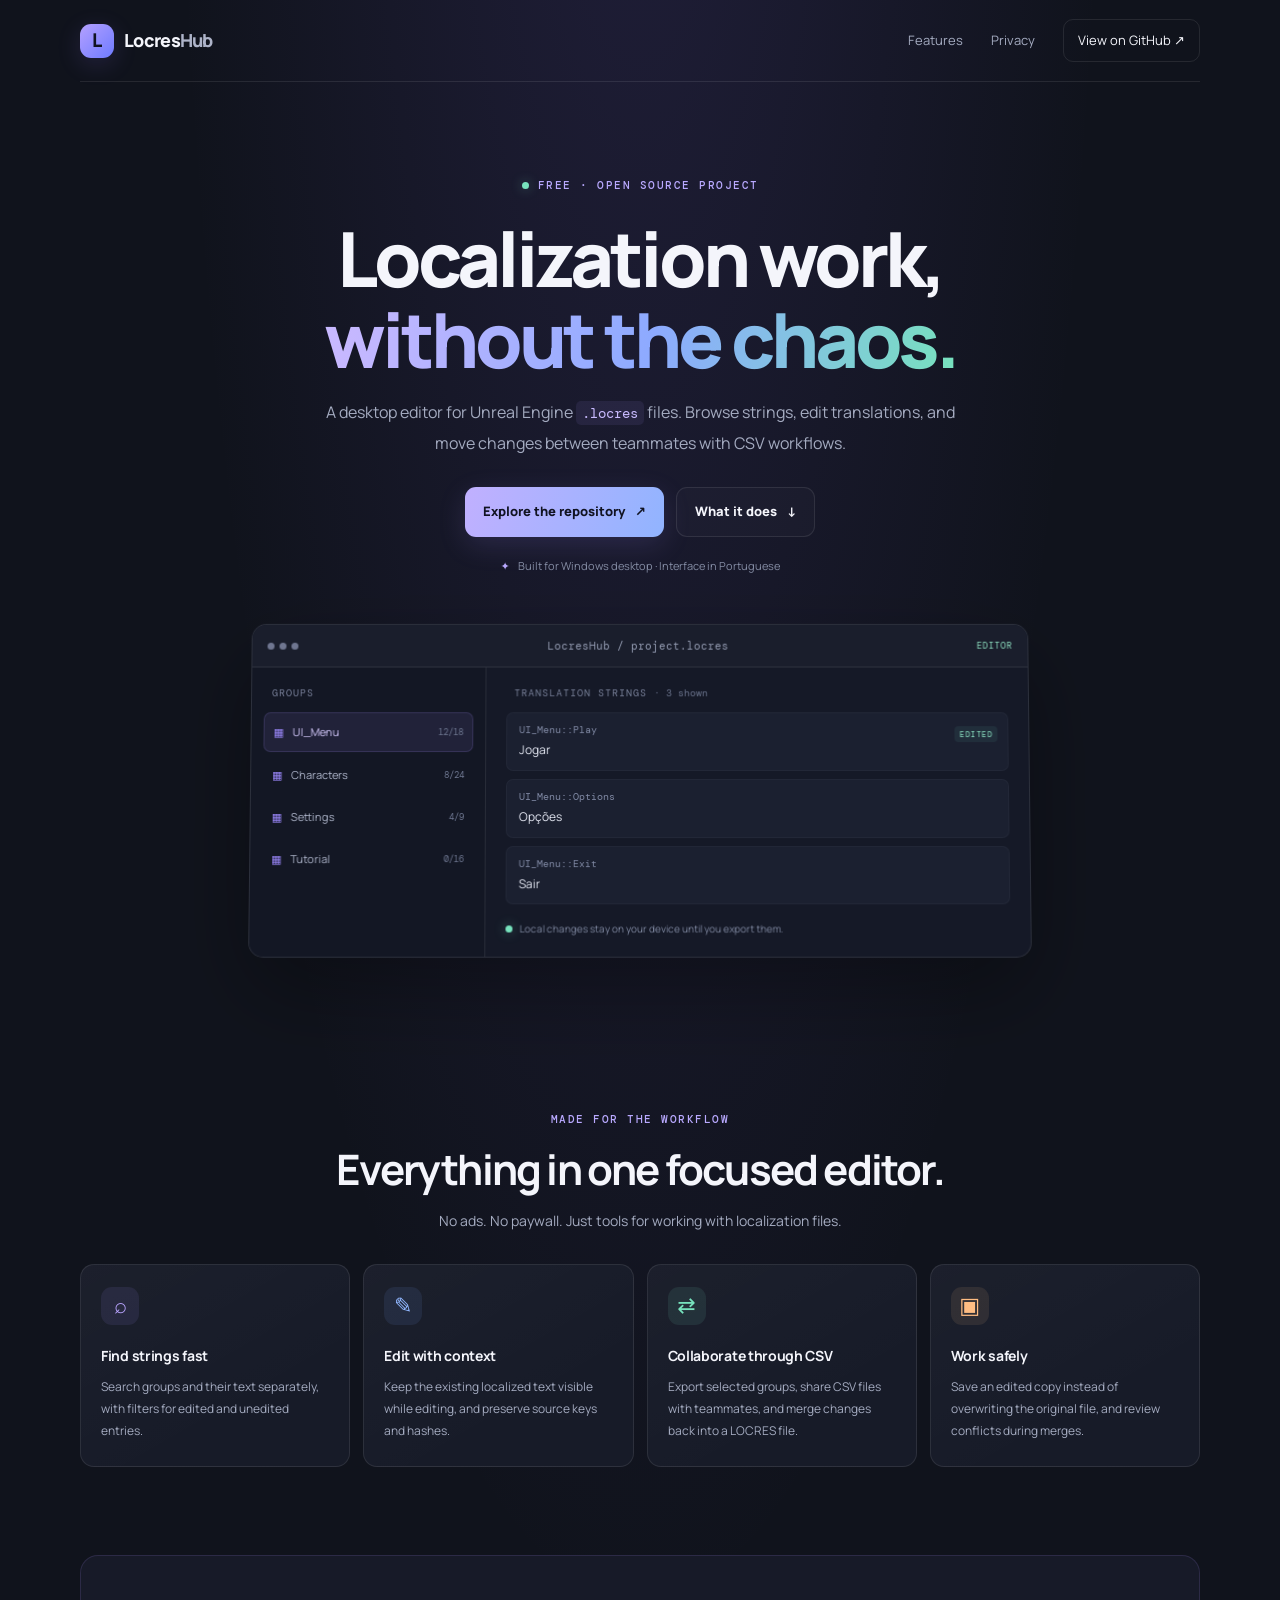
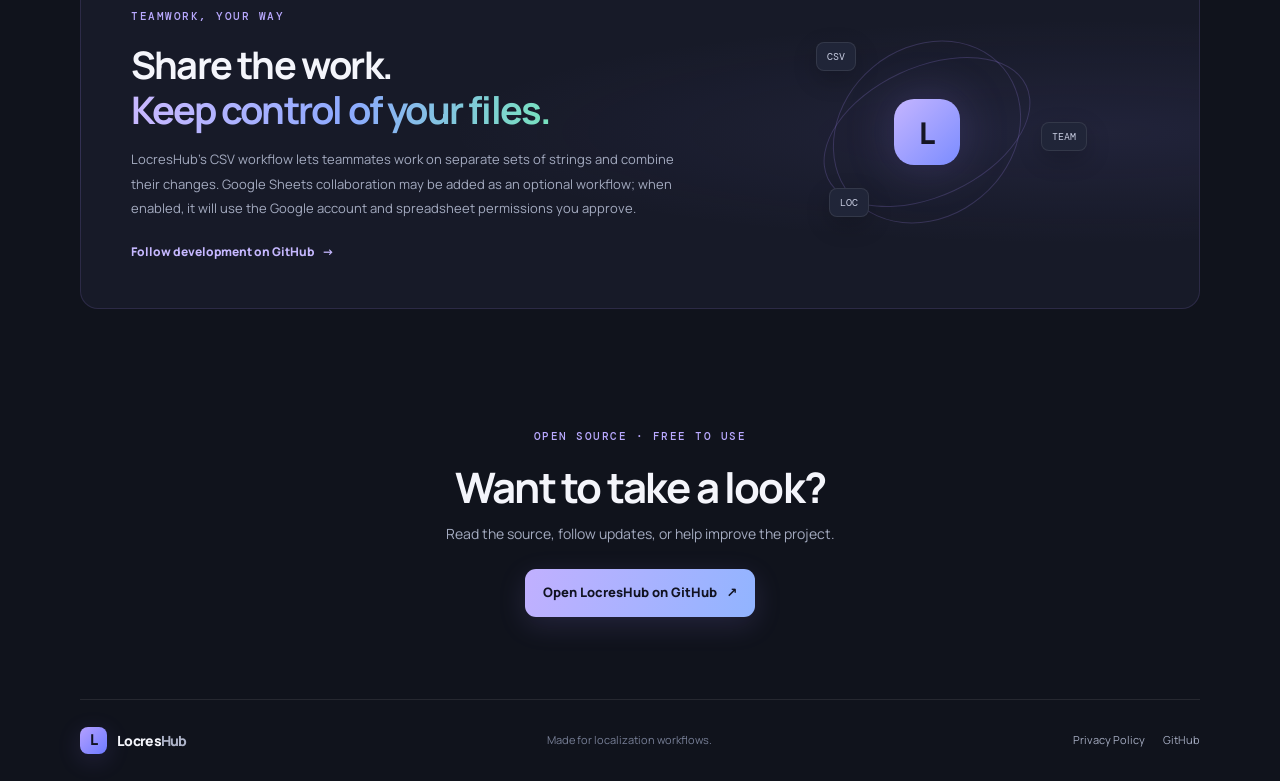
<file: docs/index.html>
<!doctype html>
<html lang="en">
<head>
  <meta charset="utf-8">
  <meta name="viewport" content="width=device-width, initial-scale=1">
  <meta name="description" content="LocresHub is a free desktop editor for Unreal Engine .locres localization files, with CSV workflows for team collaboration.">
  <meta name="theme-color" content="#10131c">
  <meta name="google-site-verification" content="WGrvU9acfS4FqMuqjuPIobn2ggkUPp05ZoeAB8l8Di8" />
  <title>LocresHub — LOCRES Editor</title>
  <link rel="stylesheet" href="style.css">
</head>
<body>
  <header class="site-header wrap">
    <a class="brand" href="./" aria-label="LocresHub home"><span class="brand-mark">L</span><span>Locres<span class="brand-muted">Hub</span></span></a>
    <nav aria-label="Main navigation">
      <a href="#features">Features</a>
      <a href="privacy.html">Privacy</a>
      <a class="nav-button" href="https://github.com/NoasYTOFC/LocresHub" target="_blank" rel="noopener noreferrer">View on GitHub <span aria-hidden="true">↗</span></a>
    </nav>
  </header>

  <main>
    <section class="hero wrap">
      <div class="eyebrow"><span class="status-dot"></span> FREE · OPEN SOURCE PROJECT</div>
      <h1>Localization work,<br><span class="gradient-text">without the chaos.</span></h1>
      <p class="hero-copy">A desktop editor for Unreal Engine <code>.locres</code> files. Browse strings, edit translations, and move changes between teammates with CSV workflows.</p>
      <div class="hero-actions">
        <a class="button primary" href="https://github.com/NoasYTOFC/LocresHub" target="_blank" rel="noopener noreferrer">Explore the repository <span aria-hidden="true">↗</span></a>
        <a class="button secondary" href="#features">What it does <span aria-hidden="true">↓</span></a>
      </div>
      <div class="hero-note"><span class="note-icon">✦</span> Built for Windows desktop · Interface in Portuguese</div>
      <div class="code-window" aria-label="Illustration of a localization editor">
        <div class="window-top"><div class="window-dots"><i></i><i></i><i></i></div><span>LocresHub / project.locres</span><span class="window-tag">EDITOR</span></div>
        <div class="editor-preview">
          <aside class="file-list"><div class="mini-label">GROUPS</div><div class="file-row selected"><span class="file-icon">▦</span> UI_Menu <b>12/18</b></div><div class="file-row"><span class="file-icon">▦</span> Characters <b>8/24</b></div><div class="file-row"><span class="file-icon">▦</span> Settings <b>4/9</b></div><div class="file-row"><span class="file-icon">▦</span> Tutorial <b>0/16</b></div></aside>
          <div class="string-list"><div class="mini-label">TRANSLATION STRINGS <span>· 3 shown</span></div><div class="string-item"><small>UI_Menu::Play</small><div>Jogar</div><span class="edited-pill">EDITED</span></div><div class="string-item"><small>UI_Menu::Options</small><div>Opções</div></div><div class="string-item"><small>UI_Menu::Exit</small><div>Sair</div></div><div class="editor-footer"><span class="sync-dot"></span> Local changes stay on your device until you export them.</div></div>
        </div>
      </div>
    </section>

    <section class="features wrap" id="features">
      <div class="section-heading"><span class="eyebrow">MADE FOR THE WORKFLOW</span><h2>Everything in one focused editor.</h2><p>No ads. No paywall. Just tools for working with localization files.</p></div>
      <div class="feature-grid">
        <article class="feature-card"><div class="feature-icon purple">⌕</div><h3>Find strings fast</h3><p>Search groups and their text separately, with filters for edited and unedited entries.</p></article>
        <article class="feature-card"><div class="feature-icon blue">✎</div><h3>Edit with context</h3><p>Keep the existing localized text visible while editing, and preserve source keys and hashes.</p></article>
        <article class="feature-card"><div class="feature-icon green">⇄</div><h3>Collaborate through CSV</h3><p>Export selected groups, share CSV files with teammates, and merge changes back into a LOCRES file.</p></article>
        <article class="feature-card"><div class="feature-icon orange">▣</div><h3>Work safely</h3><p>Save an edited copy instead of overwriting the original file, and review conflicts during merges.</p></article>
      </div>
    </section>

    <section class="collab wrap">
      <div class="collab-panel"><div><span class="eyebrow">TEAMWORK, YOUR WAY</span><h2>Share the work.<br><span class="gradient-text">Keep control of your files.</span></h2><p>LocresHub's CSV workflow lets teammates work on separate sets of strings and combine their changes. Google Sheets collaboration may be added as an optional workflow; when enabled, it will use the Google account and spreadsheet permissions you approve.</p><a class="text-link" href="https://github.com/NoasYTOFC/LocresHub" target="_blank" rel="noopener noreferrer">Follow development on GitHub <span aria-hidden="true">→</span></a></div><div class="collab-art" aria-hidden="true"><div class="orbit orbit-one"></div><div class="orbit orbit-two"></div><div class="orbit-core">L</div><div class="orbit-node node-one">CSV</div><div class="orbit-node node-two">LOC</div><div class="orbit-node node-three">TEAM</div></div></div>
    </section>

    <section class="bottom-cta wrap"><span class="eyebrow">OPEN SOURCE · FREE TO USE</span><h2>Want to take a look?</h2><p>Read the source, follow updates, or help improve the project.</p><a class="button primary" href="https://github.com/NoasYTOFC/LocresHub" target="_blank" rel="noopener noreferrer">Open LocresHub on GitHub <span aria-hidden="true">↗</span></a></section>
  </main>

  <footer class="site-footer wrap"><a class="brand footer-brand" href="./"><span class="brand-mark">L</span><span>Locres<span class="brand-muted">Hub</span></span></a><span>Made for localization workflows.</span><div><a href="privacy.html">Privacy Policy</a><a href="https://github.com/NoasYTOFC/LocresHub" target="_blank" rel="noopener noreferrer">GitHub</a></div></footer>
</body>
</html>
</file>
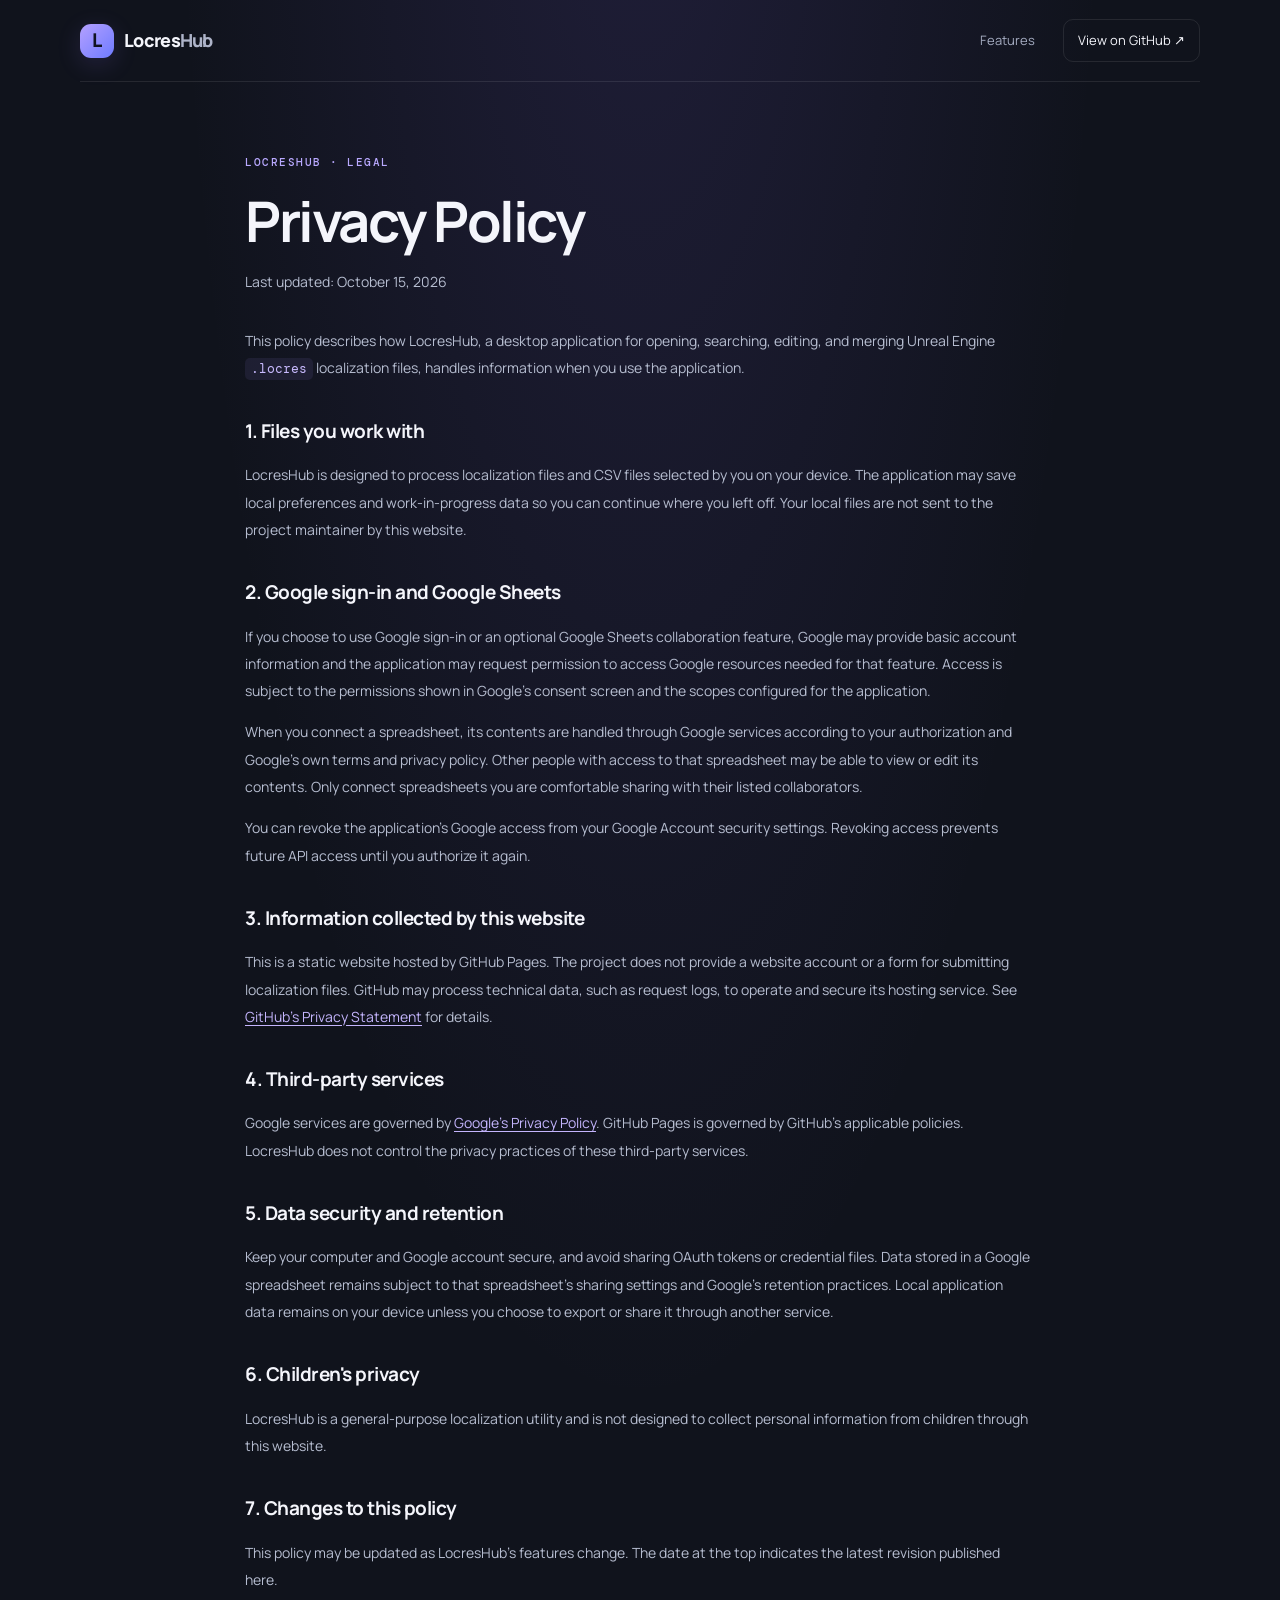
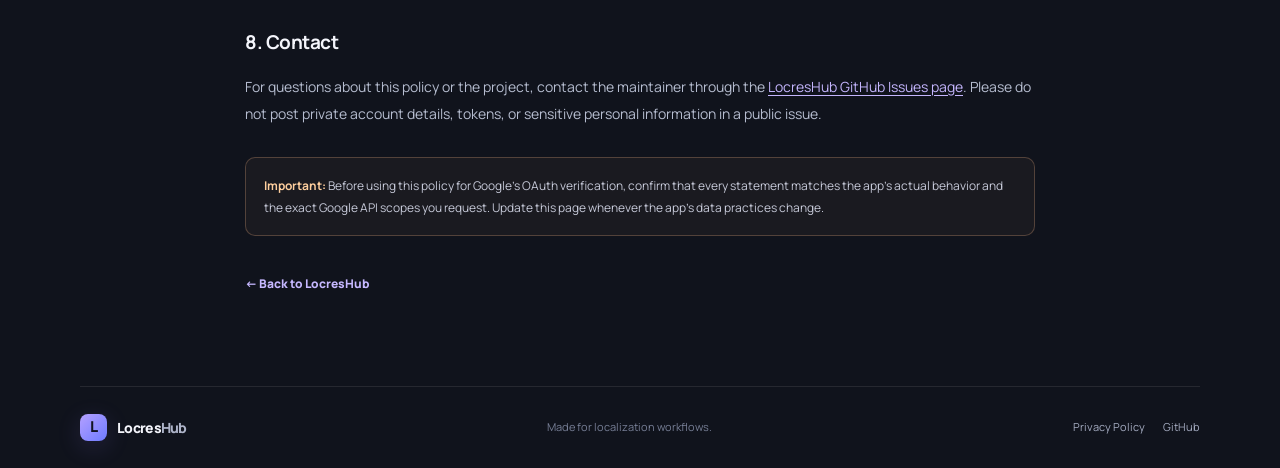
<file: docs/privacy.html>
<!doctype html>
<html lang="en">
<head>
  <meta charset="utf-8">
  <meta name="viewport" content="width=device-width, initial-scale=1">
  <meta name="description" content="Privacy policy for LocresHub, a desktop editor for Unreal Engine localization files.">
  <meta name="theme-color" content="#10131c">
  <title>Privacy Policy — LocresHub</title>
  <link rel="stylesheet" href="style.css">
</head>
<body>
  <header class="site-header wrap">
    <a class="brand" href="./" aria-label="LocresHub home"><span class="brand-mark">L</span><span>Locres<span class="brand-muted">Hub</span></span></a>
    <nav aria-label="Main navigation"><a href="index.html#features">Features</a><a class="nav-button" href="https://github.com/NoasYTOFC/LocresHub" target="_blank" rel="noopener noreferrer">View on GitHub <span aria-hidden="true">↗</span></a></nav>
  </header>
  <main class="policy wrap">
    <span class="eyebrow">LOCRESHUB · LEGAL</span>
    <h1>Privacy Policy</h1>
    <p class="policy-updated">Last updated: October 15, 2026</p>
    <p>This policy describes how LocresHub, a desktop application for opening, searching, editing, and merging Unreal Engine <code>.locres</code> localization files, handles information when you use the application.</p>

    <h2>1. Files you work with</h2>
    <p>LocresHub is designed to process localization files and CSV files selected by you on your device. The application may save local preferences and work-in-progress data so you can continue where you left off. Your local files are not sent to the project maintainer by this website.</p>

    <h2>2. Google sign-in and Google Sheets</h2>
    <p>If you choose to use Google sign-in or an optional Google Sheets collaboration feature, Google may provide basic account information and the application may request permission to access Google resources needed for that feature. Access is subject to the permissions shown in Google's consent screen and the scopes configured for the application.</p>
    <p>When you connect a spreadsheet, its contents are handled through Google services according to your authorization and Google's own terms and privacy policy. Other people with access to that spreadsheet may be able to view or edit its contents. Only connect spreadsheets you are comfortable sharing with their listed collaborators.</p>
    <p>You can revoke the application's Google access from your Google Account security settings. Revoking access prevents future API access until you authorize it again.</p>

    <h2>3. Information collected by this website</h2>
    <p>This is a static website hosted by GitHub Pages. The project does not provide a website account or a form for submitting localization files. GitHub may process technical data, such as request logs, to operate and secure its hosting service. See <a href="https://docs.github.com/en/site-policy/privacy-policies/github-general-privacy-statement" target="_blank" rel="noopener noreferrer">GitHub's Privacy Statement</a> for details.</p>

    <h2>4. Third-party services</h2>
    <p>Google services are governed by <a href="https://policies.google.com/privacy" target="_blank" rel="noopener noreferrer">Google's Privacy Policy</a>. GitHub Pages is governed by GitHub's applicable policies. LocresHub does not control the privacy practices of these third-party services.</p>

    <h2>5. Data security and retention</h2>
    <p>Keep your computer and Google account secure, and avoid sharing OAuth tokens or credential files. Data stored in a Google spreadsheet remains subject to that spreadsheet's sharing settings and Google's retention practices. Local application data remains on your device unless you choose to export or share it through another service.</p>

    <h2>6. Children's privacy</h2>
    <p>LocresHub is a general-purpose localization utility and is not designed to collect personal information from children through this website.</p>

    <h2>7. Changes to this policy</h2>
    <p>This policy may be updated as LocresHub's features change. The date at the top indicates the latest revision published here.</p>

    <h2>8. Contact</h2>
    <p>For questions about this policy or the project, contact the maintainer through the <a href="https://github.com/NoasYTOFC/LocresHub/issues" target="_blank" rel="noopener noreferrer">LocresHub GitHub Issues page</a>. Please do not post private account details, tokens, or sensitive personal information in a public issue.</p>

    <div class="policy-note"><strong>Important:</strong> Before using this policy for Google's OAuth verification, confirm that every statement matches the app's actual behavior and the exact Google API scopes you request. Update this page whenever the app's data practices change.</div>
    <a class="text-link" href="index.html">← Back to LocresHub</a>
  </main>
  <footer class="site-footer wrap"><a class="brand footer-brand" href="./"><span class="brand-mark">L</span><span>Locres<span class="brand-muted">Hub</span></span></a><span>Made for localization workflows.</span><div><a href="privacy.html">Privacy Policy</a><a href="https://github.com/NoasYTOFC/LocresHub" target="_blank" rel="noopener noreferrer">GitHub</a></div></footer>
</body>
</html>
</file>
<file: docs/style.css>
@import url('https://fonts.googleapis.com/css2?family=DM+Mono:wght@400;500&family=Manrope:wght@400;500;600;700;800&display=swap');
:root{color-scheme:dark;--bg:#10131c;--panel:#171b28;--panel2:#1d2232;--text:#f4f5fb;--muted:#a4abc0;--line:rgba(255,255,255,.09);--purple:#a78bfa;--blue:#7aa7ff;--green:#77e2bd;--orange:#ffbd83;--max:1120px}
*{box-sizing:border-box}html{scroll-behavior:smooth;scroll-padding-top:90px}body{margin:0;background:radial-gradient(ellipse at 50% -20%,rgba(115,89,210,.17),transparent 52%),var(--bg);color:var(--text);font-family:Manrope,system-ui,-apple-system,BlinkMacSystemFont,"Segoe UI",sans-serif;line-height:1.65}a{color:inherit;text-decoration:none}a:hover{color:#c4b5fd}.wrap{width:min(var(--max),calc(100% - 48px));margin-inline:auto}.site-header{height:82px;display:flex;align-items:center;justify-content:space-between;border-bottom:1px solid var(--line)}.brand{display:inline-flex;align-items:center;gap:10px;font-size:18px;font-weight:800;letter-spacing:-.7px}.brand-mark{display:grid;place-items:center;width:34px;height:34px;border-radius:11px;background:linear-gradient(135deg,#b4a0ff,#6e7bff);color:#111322;font-size:19px;font-weight:800;box-shadow:0 6px 24px #8b76f52a}.brand-muted{color:#aeb4c9}.site-header nav,.site-footer>div{display:flex;align-items:center;gap:28px;font-size:13px;color:var(--muted)}.nav-button{padding:10px 14px;border:1px solid var(--line);border-radius:10px;color:var(--text)}.hero{text-align:center;padding-top:88px;padding-bottom:92px}.eyebrow{display:inline-flex;align-items:center;gap:9px;color:#b9a9ff;font:500 11px/1.4 "DM Mono",monospace;letter-spacing:1.5px}.status-dot,.sync-dot{width:7px;height:7px;border-radius:50%;background:var(--green);box-shadow:0 0 12px #77e2bd66}.hero h1{margin:22px 0 18px;font-size:clamp(42px,7vw,76px);line-height:1.06;letter-spacing:-4px;font-weight:800}.gradient-text{background:linear-gradient(100deg,#c7b8ff 4%,#8daaff 52%,#77e2bd 100%);-webkit-background-clip:text;background-clip:text;color:transparent}.hero-copy{max-width:650px;margin:0 auto;color:var(--muted);font-size:16px;line-height:1.9}.hero-copy code,.policy code{font-family:"DM Mono",monospace;font-size:.9em;color:#c9bbff;background:#a78bfa17;padding:3px 6px;border-radius:5px}.hero-actions{display:flex;justify-content:center;gap:12px;flex-wrap:wrap;margin-top:29px}.button{display:inline-flex;align-items:center;justify-content:center;gap:10px;padding:13px 18px;border-radius:11px;font-size:13px;font-weight:800;transition:transform .2s,filter .2s}.button:hover{transform:translateY(-2px);filter:brightness(1.08);color:inherit}.button.primary{color:#111322;background:linear-gradient(110deg,#c1b0ff,#91b4ff);box-shadow:0 8px 28px #9d8bff25}.button.secondary{border:1px solid var(--line);background:#ffffff05}.hero-note{display:flex;align-items:center;justify-content:center;gap:8px;margin-top:20px;color:#858da5;font-size:11px}.note-icon{color:#b9a9ff}.code-window{max-width:780px;margin:48px auto 0;border:1px solid #ffffff19;border-radius:15px;overflow:hidden;background:#151927;box-shadow:0 35px 90px #0005;text-align:left;transform:perspective(1200px) rotateX(2deg)}.window-top{height:43px;display:flex;align-items:center;justify-content:space-between;padding:0 15px;background:#1a1e2c;border-bottom:1px solid var(--line);font:11px "DM Mono",monospace;color:#939bb1}.window-dots{display:flex;gap:5px}.window-dots i{width:7px;height:7px;border-radius:50%;background:#6f7690}.window-tag{color:#91e5c5;font-size:9px;letter-spacing:1px}.editor-preview{display:grid;grid-template-columns:235px 1fr;min-height:270px}.file-list{padding:19px 12px;border-right:1px solid var(--line);background:#131724}.mini-label{font:10px "DM Mono",monospace;letter-spacing:1px;color:#777f98;margin:0 0 13px 8px}.mini-label span{letter-spacing:0;color:#68718a}.file-row{display:flex;align-items:center;gap:9px;padding:10px 9px;border-radius:7px;color:#aeb5ca;font-size:11px;margin-bottom:4px}.file-row b{margin-left:auto;font:9px "DM Mono",monospace;color:#6f7892}.file-row.selected{background:#a78bfa19;color:#d7ccff;border:1px solid #a78bfa28}.file-icon{color:#9e8aff}.string-list{padding:19px 20px}.string-item{position:relative;padding:10px 12px;margin-bottom:8px;background:#1b2030;border:1px solid #ffffff08;border-radius:7px;font-size:12px}.string-item small{display:block;color:#818aa5;font:10px "DM Mono",monospace;margin-bottom:4px}.string-item>div{color:#e6e9f4}.edited-pill{position:absolute;right:10px;top:13px;font:8px "DM Mono",monospace;letter-spacing:.5px;color:#8ee6c6;background:#77e2bd12;padding:3px 5px;border-radius:4px}.editor-footer{display:flex;align-items:center;gap:7px;color:#7f88a0;font-size:10px;margin-top:16px}.features{padding-top:55px;padding-bottom:88px}.section-heading{text-align:center;margin-bottom:32px}.section-heading h2,.collab h2,.bottom-cta h2{font-size:clamp(28px,4vw,42px);letter-spacing:-1.8px;line-height:1.2;margin:14px 0}.section-heading p,.bottom-cta p{color:var(--muted);font-size:14px;margin:0}.feature-grid{display:grid;grid-template-columns:repeat(4,1fr);gap:13px}.feature-card{padding:22px 20px 24px;border:1px solid var(--line);border-radius:14px;background:linear-gradient(150deg,#ffffff05,transparent 70%),var(--panel)}.feature-icon{display:grid;place-items:center;width:38px;height:38px;border-radius:11px;font-size:22px;margin-bottom:19px}.feature-icon.purple{background:#a78bfa19;color:#b9a4ff}.feature-icon.blue{background:#7aa7ff19;color:#91b7ff}.feature-icon.green{background:#77e2bd19;color:#77e2bd}.feature-icon.orange{background:#ffbd8319;color:#ffbd83}.feature-card h3{font-size:14px;margin:0 0 9px;letter-spacing:-.3px}.feature-card p{font-size:12px;line-height:1.85;color:var(--muted);margin:0}.collab{padding-bottom:82px}.collab-panel{display:grid;grid-template-columns:1.1fr .9fr;align-items:center;gap:30px;min-height:300px;padding:45px 50px;border:1px solid #a78bfa24;border-radius:18px;background:radial-gradient(ellipse at 90% 50%,#7d73dc19,transparent 45%),#171a28;overflow:hidden}.collab h2{font-size:clamp(27px,4vw,38px)}.collab p{max-width:560px;color:var(--muted);font-size:13px;line-height:1.9}.text-link{display:inline-flex;gap:8px;align-items:center;color:#c6b8ff;font-size:12px;font-weight:800;margin-top:8px}.collab-art{position:relative;min-height:210px;display:grid;place-items:center}.orbit{position:absolute;border:1px solid #a78bfa35;border-radius:50%;transform:rotate(-25deg)}.orbit-one{width:220px;height:130px}.orbit-two{width:170px;height:200px;transform:rotate(50deg)}.orbit-core{display:grid;place-items:center;width:66px;height:66px;border-radius:20px;background:linear-gradient(135deg,#c5b5ff,#7b8cff);color:#151525;font-size:30px;font-weight:800;box-shadow:0 0 50px #9986ff38;z-index:1}.orbit-node{position:absolute;padding:7px 10px;border:1px solid #ffffff16;background:#202538;border-radius:8px;font:10px "DM Mono",monospace;color:#c7cce0;box-shadow:0 8px 25px #0003}.node-one{top:15px;left:25%}.node-two{bottom:20px;left:28%}.node-three{right:14%;top:45%}.bottom-cta{text-align:center;padding:30px 20px 82px}.bottom-cta h2{margin-bottom:10px}.bottom-cta .button{margin-top:24px}.site-footer{min-height:82px;border-top:1px solid var(--line);display:flex;align-items:center;justify-content:space-between;gap:20px;color:#777f96;font-size:11px}.footer-brand{font-size:14px;color:var(--text)}.footer-brand .brand-mark{width:27px;height:27px;border-radius:8px;font-size:15px}.site-footer>div{gap:18px;font-size:11px}.policy{max-width:790px;padding-top:65px;padding-bottom:90px}.policy h1{font-size:clamp(38px,6vw,56px);letter-spacing:-2.5px;line-height:1.15;margin:16px 0 10px}.policy-updated{font-size:12px;color:#858da5;margin-bottom:32px}.policy p{font-size:14px;line-height:1.95;color:#b6bdd0}.policy h2{font-size:19px;letter-spacing:-.5px;margin:34px 0 8px}.policy a:not(.text-link){color:#c4b5fd;text-decoration:underline;text-underline-offset:3px}.policy-note{margin:30px 0;padding:17px 18px;border:1px solid #ffbd8340;border-radius:10px;background:#ffbd830b;color:#c6c9d8;font-size:12px;line-height:1.8}.policy-note strong{color:#ffcf9e}
@media(max-width:800px){.feature-grid{grid-template-columns:repeat(2,1fr)}.collab-panel{grid-template-columns:1fr;padding:32px 27px}.collab-art{min-height:190px}.editor-preview{grid-template-columns:180px 1fr}.file-row{font-size:10px}.site-footer{flex-wrap:wrap;padding:18px 0}.site-footer>span{order:3;width:100%}}
@media(max-width:560px){.wrap{width:min(var(--max),calc(100% - 30px))}.site-header{height:70px}.site-header nav{gap:13px;font-size:11px}.site-header nav>a:first-child{display:none}.nav-button{padding:8px 10px}.hero{padding-top:65px;padding-bottom:60px}.hero h1{letter-spacing:-2.5px}.hero-copy{font-size:14px}.code-window{margin-top:35px}.editor-preview{grid-template-columns:1fr}.file-list{display:none}.string-list{padding:15px}.window-top{font-size:9px}.feature-grid{grid-template-columns:1fr}.features{padding-bottom:60px}.feature-card{padding:20px}.collab{padding-bottom:55px}.collab-panel{padding:27px 21px}.bottom-cta{padding-bottom:60px}.site-footer{gap:14px}.site-footer>div{margin-left:auto}.policy{padding-top:45px}.policy p{font-size:13px}}
@media(prefers-reduced-motion:reduce){html{scroll-behavior:auto}*,*::before,*::after{transition:none!important}}
</file>
